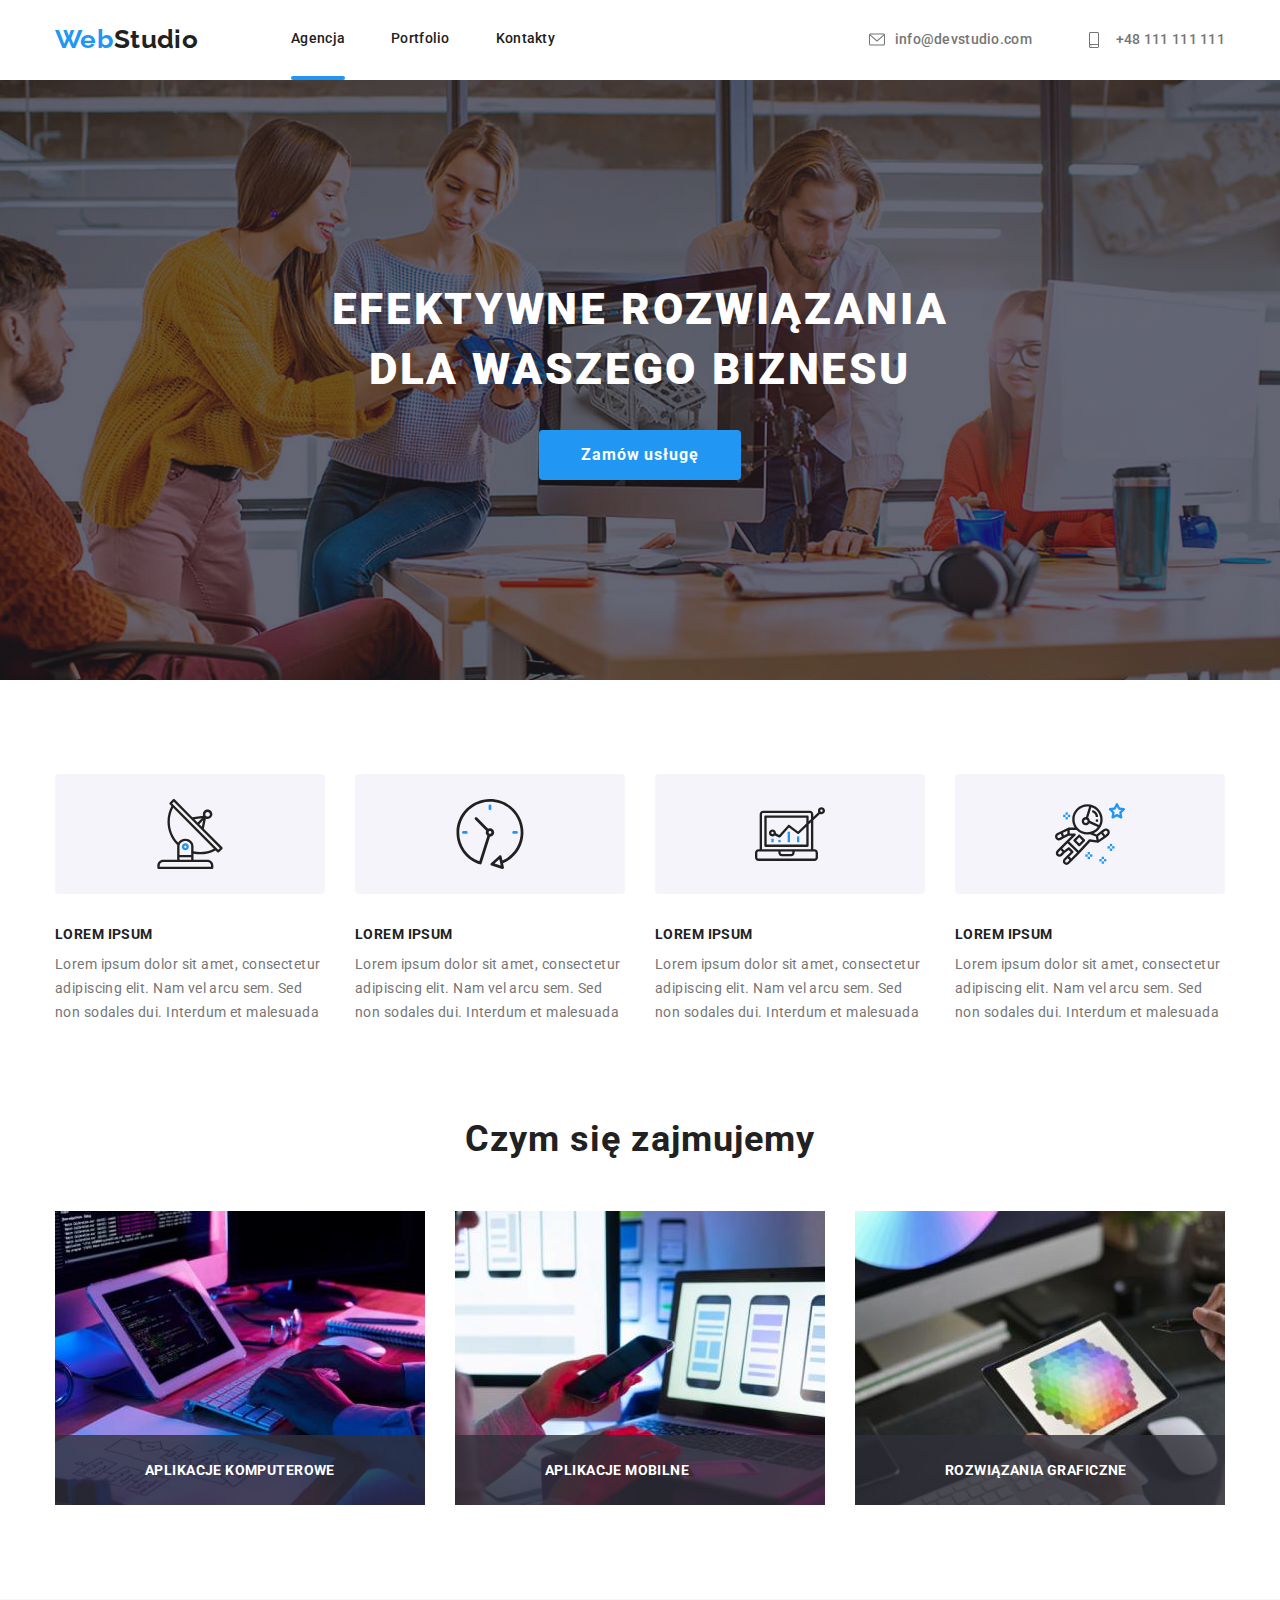
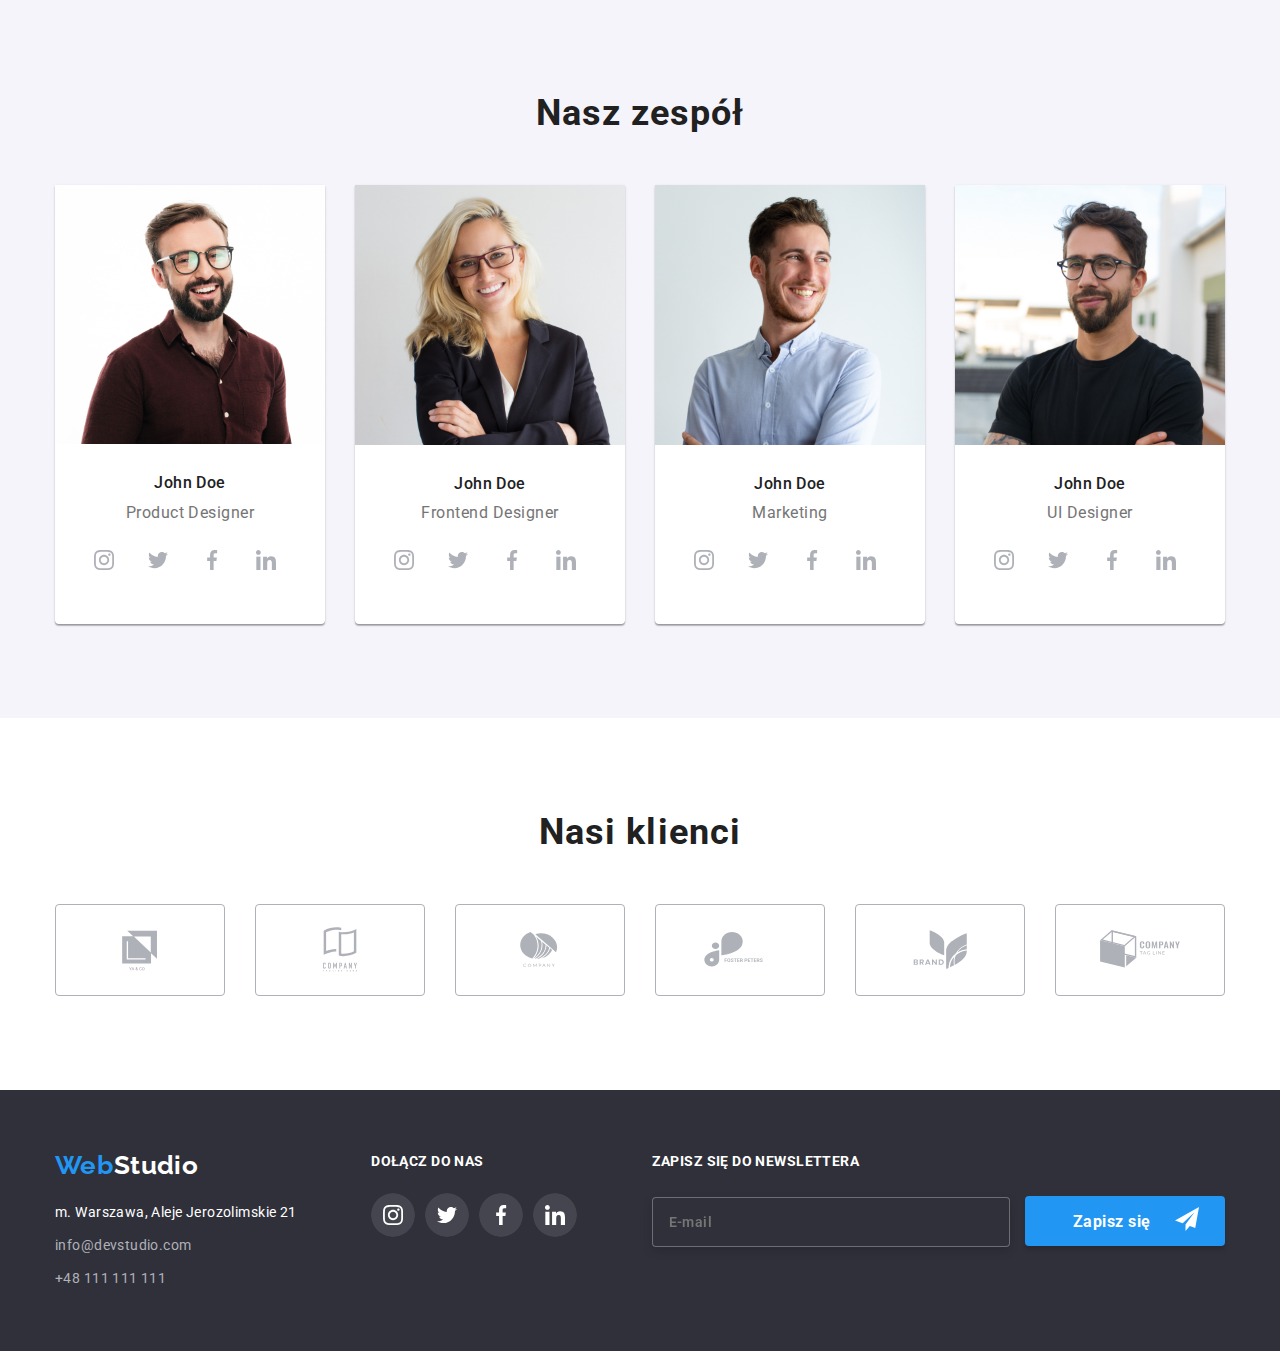
<file: index.html>
<!DOCTYPE html>
<html lang="pl">
	<head>
		<meta charset="UTF-8" />
		<meta http-equiv="X-UA-Compatible" content="IE=edge" />
		<meta name="viewport" content="width=device-width, initial-scale=1.0" />
		<link
			rel="stylesheet"
			href="https://cdnjs.cloudflare.com/ajax/libs/modern-normalize/1.0.0/modern-normalize.min.css"
		/>
		<link rel="stylesheet" href="./css/styles.css" />
		<link rel="preconnect" href="https://fonts.googleapis.com" />
		<link rel="preconnect" href="https://fonts.gstatic.com" crossorigin />
		<link
			href="https://fonts.googleapis.com/css2?family=Raleway:wght@700&family=Roboto:wght@400;500;700;900&display=swap"
			rel="stylesheet"
		/>
		<title>goit-markup-hw-06</title>
	</head>
	<body>
		<div class="container">
			<header class="header">
				<a class="logo-header" href="index.html">
					Web
					<span class="logo-black">Studio</span>
				</a>
				<nav>
					<ul class="navigation">
						<li class="underline-section"><a class="navigation-link active-page" href="index.html">Agencja</a></li>
						<li><a class="navigation-link" href="portfolio.html">Portfolio</a></li>
						<li><a class="navigation-link" href="index.html">Kontakty</a></li>
					</ul>
				</nav>
				<div class="contacts">
					<a class="contact-mail-header" href="info@devstudio.com">
						<svg class="mail-icon" width="16" height="21">
							<use href="images\icons.svg#icon-envelope"></use>
						</svg>
						info@devstudio.com
					</a>
					<a class="contact-phone-header" href="+48111111111">
						<svg class="phone-icon" width="24" height="16">
							<use href="images\icons.svg#icon-smartphone"></use>
						</svg>
						+48 111 111 111
					</a>
				</div>
			</header>
		</div>

		<main>
			<section class="banner">
				<div class="container">
					<h1 class="banner-text">EFEKTYWNE ROZWIĄZANIA DLA WASZEGO BIZNESU</h1>
					<button class="banner-button" type="button" data-modal-open>Zamów usługę</button>
				</div>
			</section>

			<section class="lorem-section">
				<div class="container">
					<ul class="lorem-list">
						<li class="lorem-article">
							<svg class="lorem-icon" width="70" height="70">
								<use href="images\icons.svg#icon-antenna"></use>
							</svg>
							<h3 class="lorem4header">LOREM IPSUM</h3>
							<p class="lorem4text">
								Lorem ipsum dolor sit amet, consectetur adipiscing elit. Nam vel arcu sem. Sed non sodales dui. Interdum
								et malesuada
							</p>
						</li>
						<li class="lorem-article">
							<svg class="lorem-icon" width="70" height="70">
								<use href="images\icons.svg#icon-clock"></use>
							</svg>
							<h3 class="lorem4header">LOREM IPSUM</h3>
							<p class="lorem4text">
								Lorem ipsum dolor sit amet, consectetur adipiscing elit. Nam vel arcu sem. Sed non sodales dui. Interdum
								et malesuada
							</p>
						</li>
						<li class="lorem-article">
							<svg class="lorem-icon" width="70" height="70">
								<use href="images\icons.svg#icon-diagram"></use>
							</svg>
							<h3 class="lorem4header">LOREM IPSUM</h3>
							<p class="lorem4text">
								Lorem ipsum dolor sit amet, consectetur adipiscing elit. Nam vel arcu sem. Sed non sodales dui. Interdum
								et malesuada
							</p>
						</li>
						<li class="lorem-article">
							<svg class="lorem-icon" width="70" height="70">
								<use href="images\icons.svg#icon-astronaut"></use>
							</svg>
							<h3 class="lorem4header">LOREM IPSUM</h3>
							<p class="lorem4text">
								Lorem ipsum dolor sit amet, consectetur adipiscing elit. Nam vel arcu sem. Sed non sodales dui. Interdum
								et malesuada
							</p>
						</li>
					</ul>
				</div>
			</section>

			<section class="jobs-section">
				<div class="container">
					<h2 class="what-we-do">Czym się zajmujemy</h2>
					<ul class="jobs-list">
						<li class="thumb">
							<img
								src="images/close-up-image-programer-working-his-desk-office.jpg"
								alt="close-up-image-programer-working-his-desk-office"
								width="370"
								height="294"
							/>
							<p class="img-label">Aplikacje komputerowe</p>
						</li>
						<li class="thumb">
							<img
								src="images/web-ui-designers-are-developing-application-smartphones-team-creators-is-working-interface-mobile-phones.jpg"
								alt="web-ui-designers-are-developing-application-smartphones-team-creators-is-working-interface-mobile-phones"
								width="370"
								height="294"
							/>
							<p class="img-label">Aplikacje mobilne</p>
						</li>
						<li class="thumb">
							<img
								src="images/creative-artist-web-design-with-working-colour-selection-graphic-tablet.jpg"
								alt="creative-artist-web-design-with-working-colour-selection-graphic-tablet"
								width="370"
								height="294"
							/>
							<p class="img-label">Rozwiązania graficzne</p>
						</li>
					</ul>
				</div>
			</section>

			<section class="staff-section">
				<div class="container">
					<h2 class="our-staff">Nasz zespół</h2>
					<ul class="workplace-list">
						<li class="workplace">
							<img
								src="images/john_doe_product_designer.jpg"
								alt="john_doe_product_designer"
								width="270"
								height="260"
							/>
							<div class="staff-workplace">
								<h3 class="staff-names">John Doe</h3>
								<p class="staff-position">Product Designer</p>

								<ul class="social">
									<li>
										<a href="" class="social-links">
											<svg class="social-icon">
												<use href="images\icons.svg#icon-instagram_icon_clear"></use>
											</svg>
										</a>
									</li>

									<li>
										<a href="" class="social-links">
											<svg class="social-icon">
												<use href="images\icons.svg#icon-twitter_icon_clear"></use>
											</svg>
										</a>
									</li>

									<li>
										<a href="" class="social-links">
											<svg class="social-icon">
												<use href="images\icons.svg#icon-facebook_icon_clear"></use>
											</svg>
										</a>
									</li>

									<li>
										<a href="" class="social-links">
											<svg class="social-icon">
												<use href="images\icons.svg#icon-lindedin_icon_clear"></use>
											</svg>
										</a>
									</li>
								</ul>
							</div>
						</li>
						<li class="workplace">
							<img
								src="images/john_doe_fronted_developer.jpg"
								alt="john_doe_product_designer"
								width="270"
								height="260"
							/>
							<div class="staff-workplace">
								<h3 class="staff-names">John Doe</h3>
								<p class="staff-position">Frontend Designer</p>
								<ul class="social">
									<li class="social-item">
										<a href="" class="social-links">
											<svg class="social-icon">
												<use href="images\icons.svg#icon-instagram_icon_clear"></use>
											</svg>
										</a>
									</li>

									<li class="social-item">
										<a href="" class="social-links">
											<svg class="social-icon">
												<use href="images\icons.svg#icon-twitter_icon_clear"></use>
											</svg>
										</a>
									</li>

									<li class="social-item">
										<a href="" class="social-links">
											<svg class="social-icon">
												<use href="images\icons.svg#icon-facebook_icon_clear"></use>
											</svg>
										</a>
									</li>

									<li class="social-item">
										<a href="" class="social-links">
											<svg class="social-icon">
												<use href="images\icons.svg#icon-lindedin_icon_clear"></use>
											</svg>
										</a>
									</li>
								</ul>
							</div>
						</li>
						<li class="workplace">
							<img src="images/john_doe_marketing.jpg" alt="john_doe_marketing" width="270" height="260" />
							<div class="staff-workplace">
								<h3 class="staff-names">John Doe</h3>
								<p class="staff-position">Marketing</p>
								<ul class="social">
									<li class="social-item">
										<a href="" class="social-links">
											<svg class="social-icon">
												<use href="images\icons.svg#icon-instagram_icon_clear"></use>
											</svg>
										</a>
									</li>

									<li class="social-item">
										<a href="" class="social-links">
											<svg class="social-icon">
												<use href="images\icons.svg#icon-twitter_icon_clear"></use>
											</svg>
										</a>
									</li>

									<li class="social-item">
										<a href="" class="social-links">
											<svg class="social-icon">
												<use href="images\icons.svg#icon-facebook_icon_clear"></use>
											</svg>
										</a>
									</li>

									<li class="social-item">
										<a href="" class="social-links">
											<svg class="social-icon">
												<use href="images\icons.svg#icon-lindedin_icon_clear"></use>
											</svg>
										</a>
									</li>
								</ul>
							</div>
						</li>
						<li class="workplace">
							<img src="images/john_doe_ui_designer.jpg" alt="john_ui_designer" width="270" height="260" />
							<div class="staff-workplace">
								<h3 class="staff-names">John Doe</h3>
								<p class="staff-position">UI Designer</p>
								<ul class="social">
									<li class="social-item">
										<a href="" class="social-links">
											<svg class="social-icon">
												<use href="images\icons.svg#icon-instagram_icon_clear"></use>
											</svg>
										</a>
									</li>

									<li class="social-item">
										<a href="" class="social-links">
											<svg class="social-icon">
												<use href="images\icons.svg#icon-twitter_icon_clear"></use>
											</svg>
										</a>
									</li>

									<li class="social-item">
										<a href="" class="social-links">
											<svg class="social-icon">
												<use href="images\icons.svg#icon-facebook_icon_clear"></use>
											</svg>
										</a>
									</li>

									<li class="social-item">
										<a href="" class="social-links">
											<svg class="social-icon">
												<use href="images\icons.svg#icon-lindedin_icon_clear"></use>
											</svg>
										</a>
									</li>
								</ul>
							</div>
						</li>
					</ul>
				</div>
			</section>
		</main>

		<section class="customers">
			<div class="container">
				<h2 class="our-customers">Nasi klienci</h2>
				<ul class="firm-list">
					<li>
						<a href="" class="firm-item">
							<svg class="firm-logo">
								<use href="images\icons.svg#icon-client_logo_first"></use>
							</svg>
						</a>
					</li>

					<li>
						<a href="" class="firm-item">
							<svg class="firm-logo">
								<use href="images\icons.svg#icon-client_logo_second"></use>
							</svg>
						</a>
					</li>

					<li>
						<a href="" class="firm-item">
							<svg class="firm-logo">
								<use href="images\icons.svg#icon-client_logo_third"></use>
							</svg>
						</a>
					</li>

					<li>
						<a href="" class="firm-item">
							<svg class="firm-logo">
								<use href="images\icons.svg#icon-client_logo_fourth"></use>
							</svg>
						</a>
					</li>

					<li>
						<a href="" class="firm-item">
							<svg class="firm-logo">
								<use href="images\icons.svg#icon-client_logo_fifth"></use>
							</svg>
						</a>
					</li>

					<li>
						<a href="" class="firm-item">
							<svg class="firm-logo">
								<use href="images\icons.svg#icon-client_logo_sixth"></use>
							</svg>
						</a>
					</li>
				</ul>
			</div>
		</section>

		<!-- ============ Footer ============ -->

		<footer class="footer">
			<div class="container">
				<div class="footer-section">
					<!-- ============ footer-left-section ============ -->
					<div class="footer-address">
						<a class="logo-footer" href="index.html">
							Web
							<span class="logo-white">Studio</span>
						</a>
						<address>
							<ul class="address">
								<li class="contacts-lists">
									<a href="https://goo.gl/maps/r6bCJQhEKpcZBL9J8" target="_blank">
										<span class="localization-address">m. Warszawa, Aleje Jerozolimskie 21</span>
									</a>
								</li>
								<li class="contacts-lists">
									<a href="index.html" class="contact-mail-footer"><span>info@devstudio.com</span></a>
								</li>
								<li class="contacts-lists">
									<a href="index.html" class="contact-phone-footer"><span>+48 111 111 111</span></a>
								</li>
							</ul>
						</address>
					</div>
					<!-- ============ footer-middle-section ============ -->
					<div class="footer-medias-links">
						<div class="container-social-link">
							<h3 class="footer-title-join-us">DOŁĄCZ DO NAS</h3>
							<ul class="footer-medias">
								<li>
									<a href="" class="footer-social-item">
										<svg class="footer-social-icon">
											<use href="images\icons.svg#icon-instagram_icon_footer"></use>
										</svg>
									</a>
								</li>
								<li>
									<a href="" class="footer-social-item">
										<svg class="footer-social-icon">
											<use href="images\icons.svg#icon-twitter_icon_footer"></use>
										</svg>
									</a>
								</li>
								<li>
									<a href="" class="footer-social-item">
										<svg class="footer-social-icon">
											<use href="images\icons.svg#icon-facebook_icon_footer"></use>
										</svg>
									</a>
								</li>
								<li>
									<a href="" class="footer-social-item">
										<svg class="footer-social-icon">
											<use href="images\icons.svg#icon-lindedin_icon_footer"></use>
										</svg>
									</a>
								</li>
							</ul>
						</div>
					</div>
					<!-- ============ footer-right-section ============ -->
					<div class="container-sign-up">
						<h3 class="sign-up-tittle">Zapisz się do newslettera</h3>
						<input class="sign-up_field" type="email" name="mail" id="user_mail" placeholder="E-mail" />

						<button type="submit" class="button-sign-up">
							<p class="sign-up-text">Zapisz się</p>
							<svg class="sign-up-icon" width="24" height="24">
								<use href="images\icons.svg#icon-newsletter_send"></use>
							</svg>
						</button>
					</div>
				</div>
			</div>
		</footer>

		<!-- ============ End of footer ============ -->

		<div class="backdrop is-hidden" data-modal>
			<div class="modal">
				<button type="button" class="close-button" data-modal-close>&#10006;</button>

				<!-- ============ formularz rejestracyjny ============ -->

				<h2 class="form_title">Zostaw swoje dane w formularzu poniżej</h2>

				<form name="order_the_service" autocomplete="on">
					<div class="form">
						<label class="form_name">Imię</label>
						<div class="form_item">
							<input class="form_entry_field" type="text" name="name" id="user_name" required />
							<svg class="form_entry_field_icon" width="18" height="18">
								<use href="images\icons.svg#icon-person-black"></use>
							</svg>
						</div>

						<label class="form_name">Telefon</label>
						<div class="form_item">
							<input class="form_entry_field" type="tel" name="phone_number" id="user_phone" required />

							<svg class="form_entry_field_icon" width="18" height="18">
								<use href="images\icons.svg#icon-phone-black"></use>
							</svg>
						</div>

						<label class="form_name">Email</label>
						<div class="form_item">
							<input class="form_entry_field" type="email" name="mail" id="user_mail_to_buy" required />
							<svg class="form_entry_field_icon" width="18" height="18">
								<use href="images\icons.svg#icon-email-black"></use>
							</svg>
						</div>

						<label class="form_name">Komentarz</label>
						<div class="form_item">
							<textarea
								class="form_entry_field-comment"
								name="feedback"
								rows="2"
								placeholder="Wprowadź tekst"
							></textarea>
						</div>

						<!-- ================== checkbox field ================== -->

						<label class="policy" for="policy">
							<input class="policy-checkbox" type="checkbox" name="policy" id="policy" value="accept" />
							<span class="policy-checkmark">
								<svg class="policy-checkbox-icon_uncheck" width="16" height="15">
									<use href="images/icons.svg#icon-uncheck"></use>
								</svg>

								<svg class="policy-checkbox-icon_checked" width="11" height="8">
									<use href="images/icons.svg#icon-checked"></use>
								</svg>
							</span>
							<span class="policy-terms">
								Oświadczam iż akceptuję
								<a href="" class="policy-terms-link">Regulamin</a>
								i
								<a href="" class="policy-terms-link">Politykę Prywatności.</a>
							</span>
						</label>

						<button class="button-send" type="submit">Wyślij</button>
					</div>
				</form>
			</div>
		</div>
		<script src="js/modal.js"></script>
	</body>
</html>
</file>
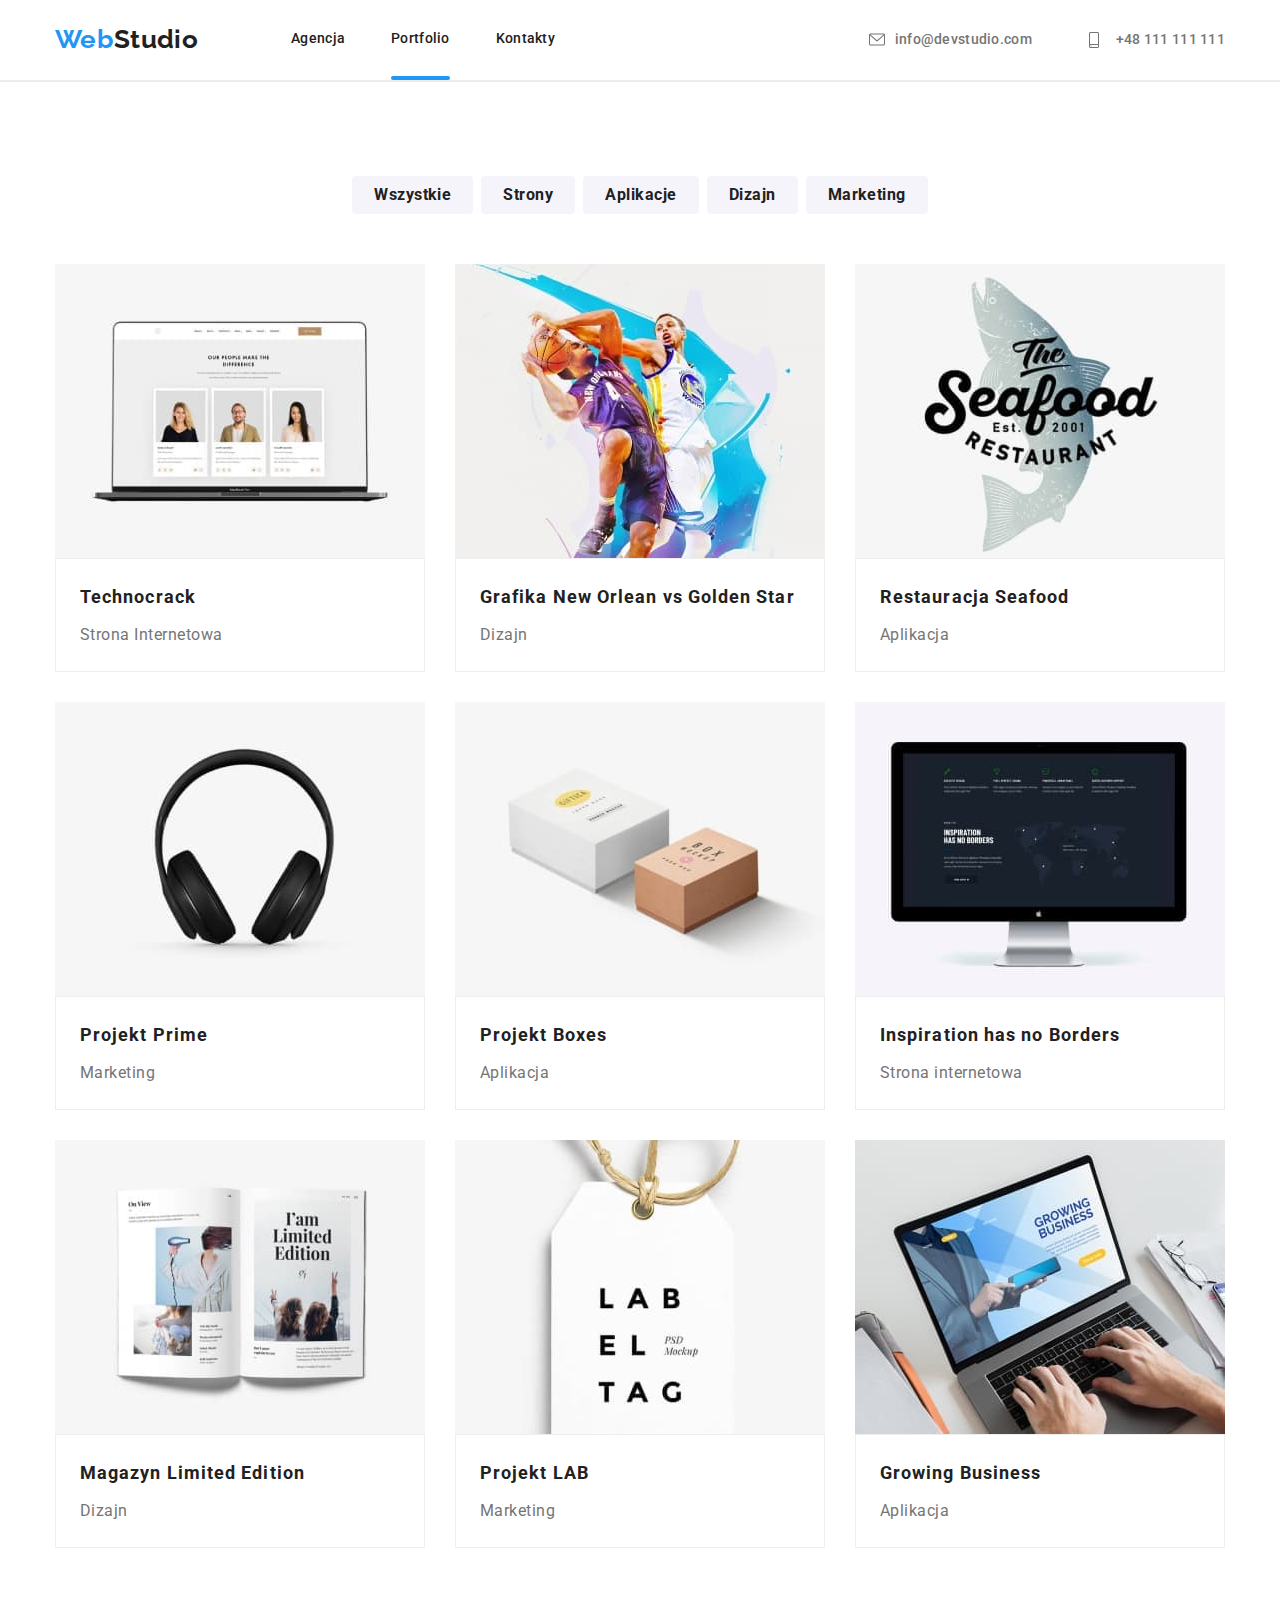
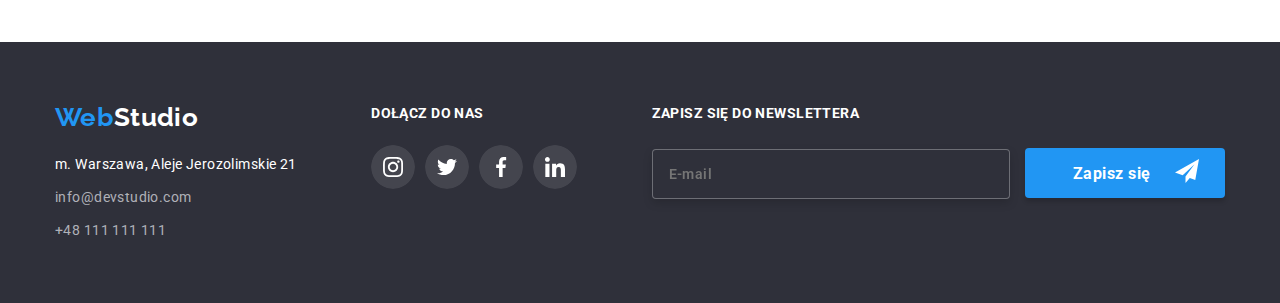
<file: portfolio.html>
<!DOCTYPE html>
<html lang="pl">
	<head>
		<meta charset="UTF-8" />
		<meta http-equiv="X-UA-Compatible" content="IE=edge" />
		<meta name="viewport" content="width=device-width, initial-scale=1.0" />
		<link
			rel="stylesheet"
			href="https://cdnjs.cloudflare.com/ajax/libs/modern-normalize/1.0.0/modern-normalize.min.css"
		/>
		<link rel="stylesheet" href="./css/styles.css" />
		<link rel="preconnect" href="https://fonts.googleapis.com" />
		<link rel="preconnect" href="https://fonts.gstatic.com" crossorigin />
		<link
			href="https://fonts.googleapis.com/css2?family=Raleway:wght@700&family=Roboto:wght@400;500;700;900&display=swap"
			rel="stylesheet"
		/>
		<title>goit-markup-hw-06</title>
	</head>
	<body>
		<div class="container">
			<header class="header">
				<a class="logo-header" href="index.html">
					Web
					<span class="logo-black">Studio</span>
				</a>
				<nav>
					<ul class="navigation">
						<li><a class="navigation-link" href="index.html">Agencja</a></li>
						<li class="underline-section">
							<a class="navigation-link active-page" href="portfolio.html">Portfolio</a>
						</li>
						<li><a class="navigation-link" href="index.html">Kontakty</a></li>
					</ul>
				</nav>
				<div class="contacts">
					<a class="contact-mail-header" href="info@devstudio.com">
						<svg class="mail-icon" width="16" height="21">
							<use href="images\icons.svg#icon-envelope"></use>
						</svg>
						info@devstudio.com
					</a>
					<a class="contact-phone-header" href="+48111111111">
						<svg class="phone-icon" width="24" height="16">
							<use href="images\icons.svg#icon-smartphone"></use>
						</svg>
						+48 111 111 111
					</a>
				</div>
			</header>
		</div>
		<main>
			<hr />
			<section>
				<div class="container">
					<h1 class="visually-hidden">portfolio</h1>
					<ul class="menu-buttons">
						<li><button class="portfolio-button" type="button">Wszystkie</button></li>
						<li><button class="portfolio-button" type="button">Strony</button></li>
						<li><button class="portfolio-button" type="button">Aplikacje</button></li>
						<li><button class="portfolio-button" type="button">Dizajn</button></li>
						<li><button class="portfolio-button" type="button">Marketing</button></li>
					</ul>

					<ul class="grid-tile-set">
						<li class="tile">
							<div class="box">
								<img
									src="./images/technocrack.jpg"
									alt="portfolio_presentation_of_staff_in_firm"
									width="370"
									height="294"
								/>
								<div class="overlay">
									<p class="overlay-text">
										Technocrack jest popularną platformą wykorzystywaną do rozpowszechniania koronawirusa. Firmy
										wykorzystują tę platformę do celów szpiegowskich i ataków na niezabezpieczone serwery konkurencji
									</p>
								</div>
							</div>

							<div class="tile-text">
								<h2 class="tile-header" lang="en">Technocrack</h2>
								<p class="tile-subheader">Strona Internetowa</p>
							</div>
						</li>

						<li class="tile">
							<div class="box">
								<img
									src="./images/new_orlean_vs_golden_star.jpg"
									alt="graphics_of_two_basketball_players_from_opposites_teams"
									width="370"
									height="294"
								/>
								<div class="overlay">
									<p class="overlay-text">
										Technocrack jest popularną platformą wykorzystywaną do rozpowszechniania koronawirusa. Firmy
										wykorzystują tę platformę do celów szpiegowskich i ataków na niezabezpieczone serwery konkurencji
									</p>
								</div>
							</div>
							<div class="tile-text">
								<h2 class="tile-header">Grafika New Orlean vs Golden Star</h2>
								<p class="tile-subheader">Dizajn</p>
							</div>
						</li>

						<li class="tile">
							<div class="box">
								<img src="./images/seafood_restaurant.jpg" alt="logo_of_seafood_restaurant" width="370" height="294" />
								<div class="overlay">
									<p class="overlay-text">
										Technocrack jest popularną platformą wykorzystywaną do rozpowszechniania koronawirusa. Firmy
										wykorzystują tę platformę do celów szpiegowskich i ataków na niezabezpieczone serwery konkurencji
									</p>
								</div>
							</div>
							<div class="tile-text">
								<h2 class="tile-header">Restauracja Seafood</h2>
								<p class="tile-subheader">Aplikacja</p>
							</div>
						</li>

						<li class="tile">
							<div class="box">
								<img src="./images/project_prime.jpg" alt="image_of_black_headphones" width="370" height="294" />
								<div class="overlay">
									<p class="overlay-text">
										Technocrack jest popularną platformą wykorzystywaną do rozpowszechniania koronawirusa. Firmy
										wykorzystują tę platformę do celów szpiegowskich i ataków na niezabezpieczone serwery konkurencji
									</p>
								</div>
							</div>

							<div class="tile-text">
								<h2 class="tile-header">Projekt Prime</h2>
								<p class="tile-subheader">Marketing</p>
							</div>
						</li>

						<li class="tile">
							<div class="box">
								<img
									src="./images/project_boxes.jpg"
									alt="graphic_of_two_boxes_with_different_shapes_and_colours"
									width="370"
									height="294"
								/>
								<div class="overlay">
									<p class="overlay-text">
										Technocrack jest popularną platformą wykorzystywaną do rozpowszechniania koronawirusa. Firmy
										wykorzystują tę platformę do celów szpiegowskich i ataków na niezabezpieczone serwery konkurencji
									</p>
								</div>
							</div>

							<div class="tile-text">
								<h2 class="tile-header">Projekt Boxes</h2>
								<p class="tile-subheader">Aplikacja</p>
							</div>
						</li>

						<li class="tile">
							<div class="box">
								<img
									src="./images/inspiration_has_no_borders.jpg"
									alt="computer_screen_with_worldwide_map"
									width="370"
									height="294"
								/>
								<div class="overlay">
									<p class="overlay-text">
										Technocrack jest popularną platformą wykorzystywaną do rozpowszechniania koronawirusa. Firmy
										wykorzystują tę platformę do celów szpiegowskich i ataków na niezabezpieczone serwery konkurencji
									</p>
								</div>
							</div>

							<div class="tile-text">
								<h2 class="tile-header" lang="en">Inspiration has no Borders</h2>
								<p class="tile-subheader">Strona internetowa</p>
							</div>
						</li>

						<li class="tile">
							<div class="box">
								<img
									src="./images/magazyn_limited_edition.jpg"
									alt="paper_magazine_with_title_limited_edition"
									width="370"
									height="294"
								/>
								<div class="overlay">
									<p class="overlay-text">
										Technocrack jest popularną platformą wykorzystywaną do rozpowszechniania koronawirusa. Firmy
										wykorzystują tę platformę do celów szpiegowskich i ataków na niezabezpieczone serwery konkurencji
									</p>
								</div>
							</div>

							<div class="tile-text">
								<h2 class="tile-header">Magazyn Limited Edition</h2>
								<p class="tile-subheader">Dizajn</p>
							</div>
						</li>

						<li class="tile">
							<div class="box">
								<img
									src="./images/projekt_lab.jpg"
									alt="picture_of_white_label_with_words_label_tag"
									width="370"
									height="294"
								/>
								<div class="overlay">
									<p class="overlay-text">
										Technocrack jest popularną platformą wykorzystywaną do rozpowszechniania koronawirusa. Firmy
										wykorzystują tę platformę do celów szpiegowskich i ataków na niezabezpieczone serwery konkurencji
									</p>
								</div>
							</div>

							<div class="tile-text">
								<h2 class="tile-header">Projekt LAB</h2>
								<p class="tile-subheader">Marketing</p>
							</div>
						</li>

						<li class="tile">
							<div class="box">
								<img
									src="./images/growing_business.jpg"
									alt="man_usign_a_laptop_screen_about_growing_business_in_firm"
									width="370"
									height="294"
								/>
								<div class="overlay">
									<p class="overlay-text">
										Technocrack jest popularną platformą wykorzystywaną do rozpowszechniania koronawirusa. Firmy
										wykorzystują tę platformę do celów szpiegowskich i ataków na niezabezpieczone serwery konkurencji
									</p>
								</div>
							</div>

							<div class="tile-text">
								<h2 class="tile-header" lang="en">Growing Business</h2>
								<p class="tile-subheader">Aplikacja</p>
							</div>
						</li>
					</ul>
				</div>
			</section>
		</main>

		<!-- ============ Footer ============ -->

		<footer class="footer">
			<div class="container">
				<div class="footer-section">
					<!-- ============ footer-left-section ============ -->
					<div class="footer-address">
						<a class="logo-footer" href="index.html">
							Web
							<span class="logo-white">Studio</span>
						</a>
						<address>
							<ul class="address">
								<li class="contacts-lists">
									<a href="https://goo.gl/maps/r6bCJQhEKpcZBL9J8" target="_blank">
										<span class="localization-address">m. Warszawa, Aleje Jerozolimskie 21</span>
									</a>
								</li>
								<li class="contacts-lists">
									<a href="index.html" class="contact-mail-footer"><span>info@devstudio.com</span></a>
								</li>
								<li class="contacts-lists">
									<a href="index.html" class="contact-phone-footer"><span>+48 111 111 111</span></a>
								</li>
							</ul>
						</address>
					</div>
					<!-- ============ footer-middle-section ============ -->
					<div class="footer-medias-links">
						<div class="container-social-link">
							<h3 class="footer-title-join-us">DOŁĄCZ DO NAS</h3>
							<ul class="footer-medias">
								<li>
									<a href="" class="footer-social-item">
										<svg class="footer-social-icon">
											<use href="images\icons.svg#icon-instagram_icon_footer"></use>
										</svg>
									</a>
								</li>
								<li>
									<a href="" class="footer-social-item">
										<svg class="footer-social-icon">
											<use href="images\icons.svg#icon-twitter_icon_footer"></use>
										</svg>
									</a>
								</li>
								<li>
									<a href="" class="footer-social-item">
										<svg class="footer-social-icon">
											<use href="images\icons.svg#icon-facebook_icon_footer"></use>
										</svg>
									</a>
								</li>
								<li>
									<a href="" class="footer-social-item">
										<svg class="footer-social-icon">
											<use href="images\icons.svg#icon-lindedin_icon_footer"></use>
										</svg>
									</a>
								</li>
							</ul>
						</div>
					</div>
					<!-- ============ footer-right-section ============ -->
					<div class="container-sign-up">
						<h3 class="sign-up-tittle">Zapisz się do newslettera</h3>
						<input class="sign-up_field" type="email" name="mail" id="user_mail" placeholder="E-mail" />

						<button type="submit" class="button-sign-up">
							<p class="sign-up-text">Zapisz się</p>
							<svg class="sign-up-icon" width="24" height="24">
								<use href="images\icons.svg#icon-newsletter_send"></use>
							</svg>
						</button>
					</div>
				</div>
			</div>
		</footer>

		<!-- ============ End of footer ============ -->
	</body>
</html>
</file>
<file: css/styles.css>
:root {
	--background-color: #e5e5e5;
	--main-color: #212121;
	--secondary-color: #757575;
	--logo-color: #2196f3;
	--button-background-color: #f5f4fa;
	--main-font: Roboto, sans-serif;
	--line-color: #ececec;
	--footer-text-color: rgba(255, 255, 255, 0.6);
	--icon-color: #afb1b8;
	--footer-color: #2f303a;
	--secondary-background-color: #ffffff;
	--border-tile-color: #eeeeee;
	--temporary-color: aqua;
	--modal-background-color: rgba(0, 0, 0, 0.2);
	--tranistion: 250ms cubic-bezier(0.4, 0, 0.2, 1);
	--form-field-border: 1px solid rgba(33, 33, 33, 0.2);
}

h1,
h2,
h3,
h4,
h5,
h6,
p {
	margin: 0px;
}

img {
	display: block;
	max-width: 100%;
	height: auto;
}

ul,
ol {
	list-style: none;
	padding-left: 0;
	margin: 0;
}

section {
	padding-top: 94px;
	padding-bottom: 94px;
}

body {
	font-family: var(--main-font);
	color: var(--main-color);
	font-size: 14px;
	letter-spacing: 0.03em;
	background-color: var(--secondary-background-color);
}

.container {
	margin-left: auto;
	margin-right: auto;
	padding-left: 15px;
	padding-right: 15px;
	width: 1200px;
}

.header {
	display: flex;
	height: 80px;
	align-items: center;
	border-bottom: 1px solid var(--secondary-background-color);
}

.logo-header {
	font-family: "Raleway";
	font-style: normal;
	font-weight: 700;
	font-size: 26px;
	line-height: 1.19;
	color: var(--logo-color);
	text-decoration: none;
	word-spacing: -6px;
}

.logo-black {
	color: var(--main-color);
}

.logo-white {
	color: var(--secondary-background-color);
}

nav {
	margin-left: 93px;
}

.navigation-link:hover,
.navigation-link:focus {
	color: var(--logo-color);
	transition: var(--tranistion);
}

.navigation {
	display: flex;
	gap: 46px;
}

.navigation-link {
	display: block;
	text-decoration: none;
	font-weight: 500;
	line-height: 1.14;
	letter-spacing: 0.02em;
	color: var(--main-color);
	padding: 32px 0;
}

.underline-section::after {
	content: "";
	background-color: var(--logo-color);
	height: 4px;
	display: block;
	border-radius: 2px;
}

.active-page {
	display: block;
	padding-bottom: 30px;
}

.contacts {
	display: flex;
	gap: 50px;
	margin-left: auto;
}

.contact-mail-header {
	display: inline-flex;
	align-items: center;
	font-weight: 500;
	line-height: 1.14;
	letter-spacing: 0.02em;
	color: var(--secondary-color);
}

.mail-icon {
	margin-right: 10px;
	fill: var(--secondary-color);
}

.mail-icon:hover {
	fill: var(--logo-color);
	transition: var(--tranistion);
}

.phone-icon {
	margin-right: 10px;
	fill: var(--secondary-color);
}

.phone-icon:hover {
	fill: var(--logo-color);
	transition: var(--tranistion);
}

.contact-phone-header {
	display: inline-flex;
	align-items: center;
	font-weight: 500;
	line-height: 1.14;
	letter-spacing: 0.02em;
	color: var(--secondary-color);
}

.contact-phone-header:hover .phone-icon {
	fill: var(--logo-color);
	transition: var(--tranistion);
}

.contact-mail-header:hover .mail-icon {
	fill: var(--logo-color);
	transition: var(--tranistion);
}

.contact-phone-header:focus .phone-icon {
	fill: var(--logo-color);
	transition: var(--tranistion);
}

.contact-mail-header:focus .mail-icon {
	fill: var(--logo-color);
	transition: var(--tranistion);
}

hr {
	border: 1px solid var(--line-color);
	margin: auto;
}

.banner {
	max-width: 1600px;
	height: 600px;
	margin-left: auto;
	margin-right: auto;
	text-align: center;
	background-image: linear-gradient(rgba(47, 48, 58, 0.4), rgba(47, 48, 58, 0.4)), url(../images/img_behind_banner.jpg);
	background-repeat: no-repeat;
	background-position: center;
	background-size: cover;
	padding-top: 200px;
	padding-bottom: 200px;
}

.banner-text {
	font-weight: 900;
	font-size: 44px;
	line-height: 1.36;
	text-align: center;
	letter-spacing: 0.06em;
	text-transform: uppercase;
	width: 696px;
	margin: 0 auto;
	margin-bottom: 30px;
	color: var(--secondary-background-color);
}

.banner-button {
	font-weight: 700;
	font-size: 16px;
	line-height: 1.88;
	background-color: var(--logo-color);
	color: var(--secondary-background-color);
	cursor: pointer;
	text-align: center;
	letter-spacing: 0.06em;
	border: none;
	min-width: 200px;
	border-radius: 4px;
	padding: 10px 42px;
}

.banner-button:hover {
	background-color: var(--logo-color);
	color: var(--secondary-text-color);
	box-shadow: 0px 4px 4px rgba(0, 0, 0, 0.15);
	cursor: pointer;
	transition: var(--tranistion);
}

.menu-buttons {
	display: flex;
	gap: 8px;
	justify-content: center;
	margin-bottom: 50px;
}

ul {
	list-style-type: none;
	padding: 0;
	margin: 0;
}

/* ================== portfolio buttons ================== */

.portfolio-button {
	font-family: "Roboto";
	font-weight: 700;
	font-size: 16px;
	line-height: 1.62;
	letter-spacing: 0.03em;

	padding: 6px 22px;
	cursor: pointer;
	color: var(--main-color);
	border-radius: 4px;
	border-color: var(--button-background-color);
	background-color: var(--button-background-color);
	border: none;
}

.portfolio-button:hover,
.portfolio-button:focus {
	color: var(--secondary-background-color);
	background-color: var(--logo-color);
	transition: var(--tranistion);
	box-shadow: 0px 3px 1px rgba(0, 0, 0, 0.1), 0px 1px 2px rgba(0, 0, 0, 0.08), 0px 2px 2px rgba(0, 0, 0, 0.12);
}

/* ================== portfolio tiles ================== */

.grid-tile-set {
	display: flex;
	flex-wrap: wrap;
	gap: 30px;
}

.tile {
	width: 370px;
	position: relative;
}

.tile:hover,
.tile:focus {
	box-shadow: 0px 1px 1px rgba(0, 0, 0, 0.12), 0px 4px 4px rgba(0, 0, 0, 0.06), 1px 4px 6px rgba(0, 0, 0, 0.16);
	transition: var(--tranistion);
}

.tile-text {
	border: 1px solid var(--border-tile-color);
	padding: 20px 24px;
}

.tile-header {
	font-weight: 700;
	font-size: 18px;
	line-height: 2;
	letter-spacing: 0.06em;
	margin-bottom: 4px;
}

.tile-subheader {
	font-weight: 400;
	font-size: 16px;
	line-height: 2;
	letter-spacing: 0.03em;
	color: var(--secondary-color);
}

/* ================== portfolio tiles overlay ================== */

.box {
	overflow: hidden;
	position: relative;
	width: 370px;
	height: 294px;
}

.overlay {
	position: absolute;
	top: 0;
	left: 0;
	width: 100%;
	height: 294px;
	transform: translateY(100%);
	transition: var(--tranistion);
	background-color: rgba(33, 150, 243, 0.9);
}

.box:hover .overlay {
	transform: translateY(0);
}

.overlay-text {
	font-size: 18px;
	line-height: 156%;
	letter-spacing: 0.03em;
	color: var(--secondary-background-color);
	padding: 49px 45px 49px 24px;
}

/* ================== lorem-section ================== */

.lorem-section {
	padding-bottom: 0px;
}

.lorem-list {
	display: flex;
	gap: 30px;
}

.lorem-icon {
	background-color: var(--button-background-color);
	border-radius: 4px;
	width: 270px;
	height: 120px;
	padding: 25px;
	margin-bottom: 30px;
}

.lorem-article {
	width: 270px;
	height: 251px;
}

.lorem4header {
	font-weight: 700;
	font-size: 14px;
	line-height: 1.14;
	letter-spacing: 0.03em;
	text-transform: uppercase;
	color: var(--main-color);
	margin-bottom: 10px;
}

.lorem4text {
	line-height: 1.71;
	color: var(--secondary-color);
	width: 270px;
}

/* ================== Czym się zajmujemy ================== */

.jobs-section {
	padding: 94px 0;
}

.what-we-do {
	font-weight: 700;
	font-size: 36px;
	line-height: 1.16;
	letter-spacing: 0.03em;
	text-align: center;
	color: var(--main-color);
	margin-bottom: 50px;
}

.jobs-list {
	display: flex;
	gap: 30px;
	justify-content: center;
}

.thumb {
	position: relative;
	overflow: hidden;
}

.img-label {
	position: absolute;
	width: 370px;
	height: 70px;
	top: 224px;
	font-weight: 700;
	line-height: 16.41px;
	text-transform: uppercase;
	font-size: 14px;
	padding: 27px 90px;
	background-color: rgba(47, 48, 58, 0.8);
	color: var(--secondary-background-color);
}

/* ================== Nasz zespół ================== */

.staff-section {
	margin: 0px;
	background-color: var(--button-background-color);
}

.our-staff {
	font-weight: 700;
	font-size: 36px;
	line-height: 1.16;
	letter-spacing: 0.03em;
	text-align: center;
	margin-bottom: 50px;
}

.workplace-list {
	display: flex;
	gap: 30px;
	justify-content: center;
	align-items: center;
}

.workplace {
	background-color: var(--secondary-background-color);
	border-radius: 10px;
	box-shadow: 0px 1px 3px rgba(0, 0, 0, 0.12), 0px 1px 1px rgba(0, 0, 0, 0.14), 0px 2px 1px rgba(0, 0, 0, 0.2);
	border-radius: 0px 0px 4px 4px;
}

.staff-workplace {
	padding-top: 30px;
	padding-bottom: 30px;
	text-align: center;
}

.staff-names {
	font-weight: 500;
	font-size: 16px;
	line-height: 1.18;
	letter-spacing: 0.03em;
	color: var(--main-color);
	margin-bottom: 10px;
}

.staff-position {
	font-weight: 400;
	font-size: 16px;
	line-height: 1.19;
	letter-spacing: 0.03em;
	color: var(--secondary-color);
}

.social {
	display: flex;
	height: 56px;
	justify-content: center;
	margin-top: 16px;
	margin-left: auto;
	margin-right: auto;
}

.social-links {
	display: flex;
	justify-content: center;
	align-items: center;
	width: 44px;
	height: 44px;
	border-radius: 50%;
	margin-right: 10px;
	cursor: pointer;
	fill: var(--icon-color);
}

.social-icon {
	align-items: center;
	width: 20px;
	height: 20px;
}

.social-links:hover,
.social-links:focus {
	cursor: pointer;
	background-color: var(--logo-color);
	fill: var(--secondary-background-color);
	width: 44px;
	height: 44px;
	border-radius: 50%;
	margin-right: 10px;
	transition: var(--tranistion);
}

.social-links:hover .social-icon {
	fill: var(--secondary-background-color);
	transition: var(--tranistion);
}

.social-item:focus .social-icon {
	fill: var(--secondary-background-color);
	background-color: var(--logo-color);
	width: 44px;
	height: 44px;
	border-radius: 50%;
	margin-right: 10px;
	transition: var(--tranistion);
}

/* ================== Nasi klienci ================== */

.customers {
	padding: 94px 0;
}

.our-customers {
	font-weight: 700;
	font-size: 36px;
	line-height: 1.16;
	letter-spacing: 0.03em;
	text-align: center;
	color: var(--main-color);
	margin-bottom: 50px;
}

.firm-list {
	display: flex;
	gap: 30px;
	justify-content: center;
}

.firm-item {
	display: flex;
	width: 170px;
	height: 92px;
	border: 1px solid var(--icon-color);
	border-radius: 4px;
}

.firm-item {
	fill: var(--icon-color);
}

.firm-item:hover,
.firm-item:focus {
	cursor: pointer;
	fill: var(--logo-color);
	transition: var(--tranistion);
	border-color: var(--logo-color);
	outline: 5px var(--logo-color);
}

a:link {
	text-decoration: none;
}

a:hover {
	color: var(--logo-color);
	transition: var(--tranistion);
}

a:focus {
	color: var(--logo-color);
	transition: var(--tranistion);
}

a:active {
	color: transparent;
}

/* ================== footer right section ================== */

.footer {
	background-color: var(--footer-color);
	padding-top: 60px;
	padding-bottom: 60px;
}

/* ================== footer left section ================== */

.logo-footer {
	font-family: "Raleway";
	font-style: normal;
	font-weight: 700;
	font-size: 26px;
	line-height: 1.19;
	color: var(--logo-color);
	text-decoration: none;
	word-spacing: -6px;
}

.localization-address {
	font-weight: 400;
	line-height: 1.71;
	color: var(--secondary-background-color);
}

a:visited {
	text-decoration: none;
}

.contact-mail-footer {
	font-weight: 400;
	line-height: 1.71;
	color: var(--icon-color);
	margin-bottom: 9px;
}

.contact-phone-footer {
	font-weight: 400;
	line-height: 1.71;
	color: var(--icon-color);
	margin-bottom: 9px;
}

.contact-phone-footer:hover,
.contact-phone-footer:focus {
	color: var(--logo-color);
	transition: var(--tranistion);
}

.contact-mail-footer:hover,
.contact-mail-footer:focus {
	color: var(--logo-color);
	transition: var(--tranistion);
}

.footer-section {
	display: flex;
	justify-content: space-between;
	align-self: baseline;
}

/* .footer-address {
	margin-right: 70px;
} */

address {
	font-style: normal;
	margin-top: 20px;
}

/* .container-social-link {
	display: inline-block;
	margin: 10px;
} */

.footer-title-join-us {
	margin-top: 0px;
	margin-bottom: 20px;
	font-family: "Roboto";
	font-weight: 700;
	font-size: 14px;
	line-height: 1.62;
	letter-spacing: 0.03em;
	color: var(--secondary-background-color);
}

.footer-medias {
	display: flex;
	justify-content: space-between;
	height: 44px;
	width: 206px;
	margin-left: auto;
	margin-right: auto;
	margin-bottom: 30px;
	cursor: pointer;
}

.footer-social-item {
	display: flex;
	width: 44px;
	height: 44px;
	margin-right: 10px;
}

.footer-social-icon {
	align-items: center;
	width: 44px;
	height: 44px;
	border-radius: 50%;
}

.footer-social-item:hover .footer-social-icon {
	background-color: var(--logo-color);
	fill: var(--secondary-background-color);
	transition: var(--tranistion);
}

.footer-social-item:focus .footer-social-icon {
	background-color: var(--logo-color);
	fill: var(--secondary-background-color);
	transition: var(--tranistion);
}

.visually-hidden {
	position: absolute;
	width: 1px;
	height: 1px;
	margin: -1px;
	border: 0;
	padding: 0;
	white-space: nowrap;
	clip-path: inset(100%);
	clip: rect(0 0 0 0);
	overflow: hidden;
}

.contacts-lists:not(:last-child) {
	margin-bottom: 9px;
}

.sign-up-tittle {
	text-transform: uppercase;
	margin-top: 0px;
	margin-bottom: 20px;
	font-family: "Roboto";
	font-weight: 700;
	font-size: 14px;
	line-height: 1.62;
	letter-spacing: 0.03em;
	color: var(--secondary-background-color);
}

.sign-up_field {
	margin-right: 12px;
	width: 358px;
	height: 50px;
	border: 1px solid rgba(255, 255, 255, 0.3);
	filter: drop-shadow(0px 4px 4px rgba(0, 0, 0, 0.15));
	border-radius: 4px;
	margin-top: 4px;
	padding-left: 16px;
	gap: 10px;
	transition: var(--tranistion);
	background-color: var(--footer-color);
}

.sign-up_field:placeholder-shown {
	font-family: "Roboto";
	font-weight: 600;
	font-size: 14px;
	line-height: 1.25;
	letter-spacing: 0.03em;
	padding: 16px;
	color: rgba(117, 117, 117, 0.5);
}

.button-sign-up {
	display: inline-flex;

	background-color: var(--logo-color);
	color: var(--secondary-background-color);
	cursor: pointer;

	border: none;
	width: 200px;
	height: 50px;
	border-radius: 4px;
	box-shadow: 0px 4px 4px rgba(0, 0, 0, 0.15);
}

.button-sign-up:hover {
	background-color: var(--logo-color);
	color: var(--secondary-text-color);
	box-shadow: 0px 4px 4px rgba(0, 0, 0, 0.15);
	cursor: pointer;
	transition: var(--tranistion);
}

.sign-up-text {
	padding-left: 42px;
	padding-right: 24px;
	padding-top: 10px;
	text-align: center;
	align-items: center;
	font-weight: 700;
	font-size: 16px;
	line-height: 1.88;
	letter-spacing: 0.03em;
}

.sign-up-icon {
	margin-top: 10px;
}

/* ================== modal ================== */

.backdrop {
	position: fixed;
	left: 0;
	top: 0;
	width: 100%;
	height: 100%;
	background-color: var(--modal-background-color);
	z-index: 100;
	visibility: visible;
	opacity: 1;
	transition-property: opacity, visibility, transform;
}

.is-hidden {
	opacity: 0;
	visibility: hidden;
	pointer-events: none;
}
.modal {
	position: absolute;
	width: 528px;
	height: 581px;
	background-color: var(--secondary-background-color);
	box-shadow: 0px 1px 3px rgba(0, 0, 0, 0.12), 0px 1px 1px rgba(0, 0, 0, 0.14), 0px 2px 1px rgba(0, 0, 0, 0.2);
	border-radius: 4px;
	top: 50%;
	left: 50%;
	transform: translate(-50%, -50%);
	transition: var(--tranistion);
}

.close-button {
	margin-left: auto;
	margin-top: 8px;
	margin-right: 8px;
	display: block;
	width: 30px;
	height: 30px;
	right: 8px;
	top: 8px;
	border: 1px solid var(--button-background-color);
	background-color: var(--secondary-background-color);
	border-radius: 50%;
	cursor: pointer;
}

.form {
	display: flex;
	flex-direction: column;
	margin: 12px 40px;
}

label {
	margin-top: 10px;
	font-family: "Roboto";
	font-weight: 400;
	font-size: 12px;
	line-height: 1.16;
	letter-spacing: 0.01em;
	color: var(--secondary-color);
}

textarea {
	resize: none;
}

/* ================== modal classes ================== */

.form_title {
	display: block;
	margin-top: auto;
	font-family: "Roboto";
	font-weight: 700;
	font-size: 20px;
	line-height: 1.15;
	letter-spacing: 0.03em;
	color: var(--main-color);
	text-align: center;
}

.form_item {
	display: inline-flex;
	flex-direction: column;
	position: relative;
	margin-bottom: 10px;
}

.form_entry_field {
	width: 448px;
	height: 40px;
	border: 1px solid rgba(33, 33, 33, 0.2);
	border-radius: 4px;
	margin-top: 4px;
	padding-left: 35px;
	gap: 10px;
	transition: var(--tranistion);
}

.form_entry_field_icon {
	position: absolute;
	margin-top: 11px;
	bottom: 11px;
	left: 12px;
}

.form_entry_field-comment {
	width: 448px;
	height: 120px;
	border: var(--form-field-border);
	border-radius: 4px;
	padding: 12px 16px;
}

.form_entry_field-comment:placeholder-shown {
	font-family: "Roboto";
	font-weight: 400;
	font-size: 14px;
	line-height: 1.16;
	letter-spacing: 0.01em;
	padding: 12px 16px;
	color: rgba(117, 117, 117, 0.5);
}

.form-agree-text {
	display: flex;
	justify-content: center;
	gap: 8px;
	margin-bottom: 30px;
	margin-left: auto;
	margin-right: auto;
	font-family: "Roboto";
	font-style: normal;
	font-weight: 400;
	font-size: 14px;
	line-height: 1.71;
	letter-spacing: 0.03em;
	color: var(--secondary-color);
	position: relative;
}

/* ================== checkbox field ================== */

.policy {
	font-weight: 400;
	font-size: 14px;
	line-height: 1.71;
	color: var(--main-color);
	margin-right: 8px;
	margin-top: auto;
	display: flex;
	align-items: center;
	justify-content: center;
	width: 425px;
	height: 24px;
}

.policy-checkbox {
	position: absolute;
	width: 1px;
	height: 1px;
	margin: -1px;
	border: 0;
	padding: 0;
	clip: rect(0 0 0 0);
	overflow: hidden;
}

.policy-checkmark {
	display: inline-block;
	width: 15px;
	height: 14px;
	cursor: pointer;
	border: 1px solid var(--secondary-background-color);
}

.policy-checkbox-icon_uncheck {
	display: inline-block;
	position: absolute;
	cursor: pointer;
	margin-left: -1.5px;
	margin-top: -1.5px;
}

.policy-checkbox-icon_checked {
	display: inline-block;
	position: absolute;
	cursor: pointer;

	margin-left: 1px;
	margin-top: 1px;
	fill: var(--secondary-background-color);
}

.policy-checkbox:checked + .policy-checkmark {
	background-color: var(--logo-color);
	background-position: center;
	background-repeat: no-repeat;
	background-size: contain;
	background-origin: border-box;
	transition: var(--tranistion);
}

.form_entry_field:hover,
.form_entry_field:focus {
	border-color: var(--logo-color);
	outline: 5px var(--logo-color);
}

.form_item:hover > .form_entry_field_icon {
	border-color: var(--logo-color);
	fill: var(--logo-color);
	transition: var(--tranistion);
}

.form_item:focus-within > .form_entry_field_icon {
	border-color: var(--logo-color);
	fill: var(--logo-color);
	transition: var(--tranistion);
	outline: 5px var(--logo-color);
}

.form_entry_field-comment:hover,
.form_entry_field-comment:focus {
	border-color: var(--logo-color);
	outline: 5px var(--logo-color);
}

.policy-terms-link:visited,
.policy-terms-link:link,
.policy-terms-link:focus {
	color: var(--logo-color);
	letter-spacing: 0.03em;
	text-decoration: underline;
}

/* input:focus-visible {
	outline: 5px solid var(--logo-color);
	border-radius: 5px;
} */

.policy-terms {
	font-weight: 400;
	font-size: 14px;
	line-height: 1.71;
	color: var(--secondary-color);
	margin-left: 4px;
	line-height: 24px;
	letter-spacing: 0.03em;
}

.button-send {
	font-weight: 700;
	font-size: 16px;
	line-height: 1.88;
	background-color: var(--logo-color);
	color: var(--secondary-background-color);
	cursor: pointer;
	letter-spacing: 0.06em;
	border: none;
	width: 200px;
	height: 50px;
	border-radius: 4px;
	padding: 10px 42px;
	box-shadow: 0px 4px 4px rgba(0, 0, 0, 0.15);
	margin-left: auto;
	margin-right: auto;
	margin-top: 20px;
}

.button-send:hover {
	background-color: var(--logo-color);
	color: var(--secondary-text-color);
	box-shadow: 0px 4px 4px rgba(0, 0, 0, 0.15);
	cursor: pointer;
	transition: var(--tranistion);
}
</file>
